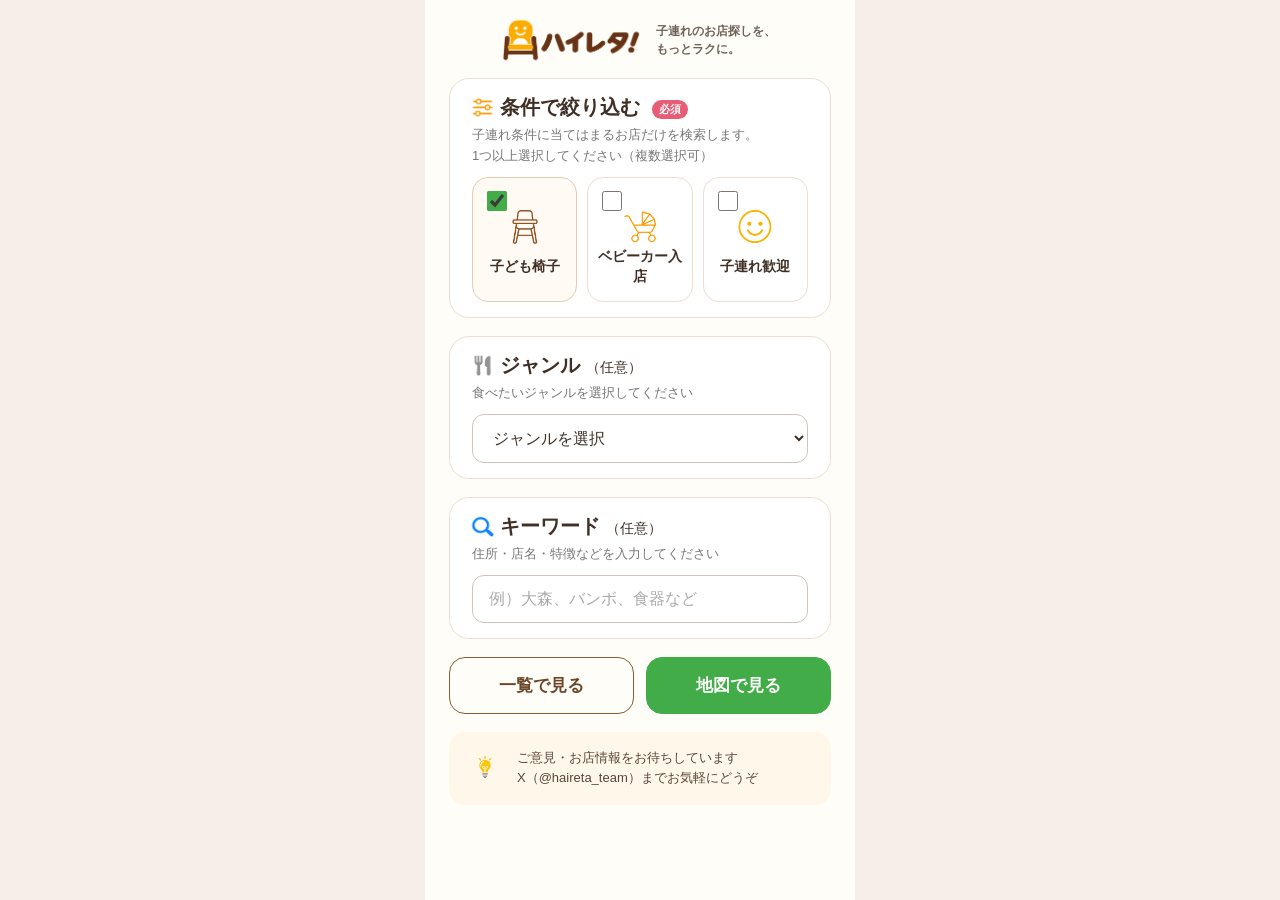
<file: index.html>
<!DOCTYPE html>
<html lang="ja">

<head>

    <!-- Google tag (gtag.js) -->
    <script async src="https://www.googletagmanager.com/gtag/js?id=G-F3040GFBQM"></script>
    <script>
        window.dataLayer = window.dataLayer || [];
        function gtag() { dataLayer.push(arguments); }
        gtag('js', new Date());

        gtag('config', 'G-F3040GFBQM');
    </script>

    <meta charset="UTF-8">
    <meta name="viewport" content="width=device-width, initial-scale=1.0">

    <title>ハイレタ！</title>

    <link rel="apple-touch-icon" sizes="180x180" href="/haireta/icons/haireta-icon.png">

    <link rel="stylesheet" href="style.css">
</head>

<body>

    <div class="phone">

        <!-- ロゴ -->
        <div class="logo">

            <img src="icons/logo.png" alt="ハイレタ！" class="logo-img">

            <p class="logo-copy">
                子連れのお店探しを、<br>
                もっとラクに。
            </p>

        </div>


        <!-- 条件で絞り込む -->
        <section class="search-card" id="filterSection">
            <div class="section-heading">

                <div class="section-title-row">

                    <img src="icons/filter.png" alt="" class="section-icon-img">

                    <div class="section-title">
                        条件で絞り込む
                        <span class="required-badge">
                            必須
                        </span>
                    </div>

                </div>

                <div class="section-description">
                    子連れ条件に当てはまるお店だけを検索します。<br>
                    1つ以上選択してください（複数選択可）
                </div>

            </div>


            <div class="filters">

                <!-- 子ども椅子 -->
                <label class="filter-card">

                    <input type="checkbox" id="chair" checked>

                    <img src="icons/child-chair.png" class="filter-icon" alt="">

                    <span>
                        子ども椅子
                    </span>

                </label>


                <!-- ベビーカー -->
                <label class="filter-card">

                    <input type="checkbox" id="stroller">

                    <img src="icons/stroller.png" class="filter-icon" alt="">

                    <span>
                        ベビーカー入店
                    </span>

                </label>


                <!-- 子連れ歓迎 -->
                <label class="filter-card">

                    <input type="checkbox" id="friendly">

                    <img src="icons/family-friendly.png" class="filter-icon" alt="">

                    <span>
                        子連れ歓迎
                    </span>

                </label>

            </div>

            <!-- 条件未選択時のエラー -->
            <div id="filterError" class="filter-error" role="alert" aria-live="polite">
                子連れ条件を1つ以上選択してください。
            </div>

        </section>


        <!-- ジャンル -->
        <section class="search-card">

            <div class="section-heading">

                <div class="section-title-row">

                    <img src="icons/genre.png" alt="" class="section-icon-img">

                    <div class="section-title">
                        ジャンル
                        <span class="optional">
                            （任意）
                        </span>
                    </div>

                </div>

                <div class="section-description">
                    食べたいジャンルを選択してください
                </div>

            </div>


            <select id="genre" class="genre-select">

                <option value="">
                    ジャンルを選択
                </option>

                <option value="アジア料理">アジア料理</option>
                <option value="居酒屋">居酒屋</option>
                <option value="イタリアン">イタリアン</option>
                <option value="うどん・そば">うどん・そば</option>
                <option value="お好み焼き・粉もの">お好み焼き・粉もの</option>
                <option value="各国料理">各国料理</option>
                <option value="カフェ・スイーツ">カフェ・スイーツ</option>
                <option value="カレー">カレー</option>
                <option value="寿司">寿司</option>
                <option value="ステーキ・鉄板料理">ステーキ・鉄板料理</option>
                <option value="ダイニング・バー">ダイニング・バー</option>
                <option value="中華">中華</option>
                <option value="丼・定食">丼・定食</option>
                <option value="鍋">鍋</option>
                <option value="ビストロ・フレンチ">ビストロ・フレンチ</option>
                <option value="ファストフード">ファストフード</option>
                <option value="ファミレス">ファミレス</option>
                <option value="焼肉">焼肉</option>
                <option value="洋食">洋食</option>
                <option value="ラーメン">ラーメン</option>
                <option value="和食">和食</option>
                <option value="その他">その他</option>

            </select>

        </section>


        <!-- キーワード -->
        <section class="search-card">

            <div class="section-heading">

                <div class="section-title-row">

                    <img src="icons/keyword.png" alt="" class="section-icon-img">

                    <div class="section-title">
                        キーワード
                        <span class="optional">
                            （任意）
                        </span>
                    </div>

                </div>
                <div class="section-description">
                    住所・店名・特徴などを入力してください
                </div>

            </div>


            <input type="text" id="keyword" class="keyword-input" placeholder="例）大森、バンボ、食器など">

        </section>

        <!-- 検索 -->
        <div class="search-buttons">

            <button class="view-btn list-view-btn" id="listBtn">
                一覧で見る
            </button>

            <button class="view-btn map-view-btn" id="mapBtn">
                地図で見る
            </button>

        </div>

        <!-- 補足 -->
        <div class="search-guide">

            <img src="icons/lightbulb.png" alt="" class="guide-icon">

            <div>
                ご意見・お店情報をお待ちしています<br>
                X（@haireta_team）までお気軽にどうぞ
            </div>

        </div>

    </div>

    <script src="index.js"></script>

</body>

</html>
</file>
<file: style.css>
/* === 共通レイアウト ===*/
body {
    margin: 0;
    font-family: -apple-system, BlinkMacSystemFont, "Hiragino Sans", "Yu Gothic", sans-serif;
    color: #3f2f25;
    background: #f6efe7;
}

.phone {
    margin: 0 auto;
    padding: 16px 24px 40px;
    max-width: 430px;
    min-height: 100vh;
    box-sizing: border-box;
    background: #fffdf8;
}

/* === トップ画面（index.html） ===*/
.search-box span {
    font-size: 24px;
}

.search-box input {
    flex: 1;
    font-size: 16px;
    border: none;
    outline: none;
}

/* === 一覧画面（list.html） ===*/
/* ヘッダー */
.result-header {
    display: flex;
    position: sticky;
    top: 0;
    z-index: 100;
    justify-content: space-between;
    align-items: center;
    padding: 12px 0;
    background: #fdf8f2;
    box-shadow: 0 2px 8px rgba(0, 0, 0, 0.05);
}

/* 検索結果 ◯件*/
.result-title {
    margin-bottom: 12px;
    font-size: 20px;
    font-weight: bold;
    color: #666;
}

/* ← 戻る */
.back-btn {
    white-space: nowrap;
    font-size: 15px;
    font-weight: 600;
    color: #E85D75;
    background: none;
    border: none;
    cursor: pointer;
}

/* ヘッダー右側の場所 */
.header-space {
    width: 70px;
}

.header-map-btn {
    display: none;
    padding: 8px 12px;
    font-size: 14px;
    background: white;
    border: 1px solid #ddd;
    border-radius: 8px;
    cursor: pointer;
}

.top-btn {
    display: none;
    position: fixed;
    right: 20px;
    bottom: 20px;
    z-index: 1000;
    width: 48px;
    height: 48px;
    font-size: 22px;
    font-weight: bold;
    color: white;
    background: #f2a23b;
    border: none;
    border-radius: 50%;
    box-shadow: 0 4px 12px rgba(0, 0, 0, 0.2);
    cursor: pointer;
}

/* 検索条件 */
.search-condition {
    margin-bottom: 16px;
    padding: 12px;
    font-size: 14px;
    background: #fff7ef;
    border-radius: 10px;
}

/* 検索結果0の時の画面 */
.no-result-title {
    white-space: nowrap;
    font-size: 16px;
    font-weight: 600;
}

/* ショップカード */
.shop-card {
    margin-bottom: 16px;
    padding: 18px 16px;
    background: white;
    border-radius: 16px;
    box-shadow: 0 3px 12px rgba(0, 0, 0, 0.08);
}

.shop-header {
    display: flex;
    justify-content: space-between;
    align-items: center;
    margin-bottom: 8px;
}

.shop-name {
    display: -webkit-box;
    overflow: hidden;
    min-width: 0;
    font-size: 18px;
    font-weight: bold;
    /* 店名を2行までに制限 */
    -webkit-box-orient: vertical;
    -webkit-line-clamp: 2;
}

.shop-genre {
    padding: 4px 10px;
    white-space: nowrap;
    background: #fff1df;
    border-radius: 999px;
    font-size: 12px;
}

.shop-icons {
    margin-bottom: 8px;
    display: flex;
    gap: 6px;
    align-items: center;
    font-size: 14px;
    font-weight: 500;
}

.icon-item {
    display: flex;
    gap: 1px;
    white-space: nowrap;
    align-items: center;
}

.shop-icon-img {
    width: 26px;
    height: 26px;
    object-fit: contain;
    flex-shrink: 0;
}

.shop-comment {
    display: flex;
    margin-bottom: 6px;
    font-size: 13px;
    font-weight: 500;
}

.comment-label {
    flex-shrink: 0;
}

.comment-text {
    display: -webkit-box;
    overflow: hidden;
    /* 店名を2行までに制限 */
    -webkit-box-orient: vertical;
    -webkit-line-clamp: 2;
}

.shop-address {
    margin: 12px 0;
    display: flex;
    gap: 8px;
    align-items: center;
    font-size: 14px;
}

.address-icon {
    width: 18px;
    height: 18px;
    object-fit: contain;
    flex-shrink: 0;
}

.address-text {
    display: -webkit-box;
    overflow: hidden;
    min-width: 0;
    /* 店名を2行までに制限 */
    -webkit-box-orient: vertical;
    -webkit-line-clamp: 2;
}

.shop-actions {
    display: flex;
    gap: 10px;
}

.action-btn {
    display: flex;
    flex: 1;
    min-width: 0;
    height: 44px;
    gap: 6px;
    justify-content: center;
    align-items: center;

    white-space: nowrap;
    font-size: 14px;
    font-weight: bold;

    background: white;
    text-decoration: none;
    border: 1px solid #eadfd2;
    border-radius: 10px;
}

.phone-btn {
    flex-shrink: 0;
}

.action-btn {
    display: flex;
    height: 44px;
    gap: 6px;
    justify-content: center;
    align-items: center;
    font-weight: bold;
    background: white;
    text-decoration: none;
    border: 1px solid #eadfd2;
    border-radius: 10px;
}

.action-btn img {
    width: 20px;
    height: 20px;
    object-fit: contain;
}

.google-btn {
    color: #e94264;
}

.map-btn {
    color: #1f8acb;
}

.phone-btn {
    display: flex;
    justify-content: center;
    align-items: center;
    height: 44px;
    width: 44px;
    border-radius: 50%;
    border: 1px solid #eadfd2;
    background: #fff8f4;
    text-decoration: none;
}

/* もっと見る */
.more-btn {
    display: block;

    margin: 20px auto;
    padding: 12px 28px;

    font-size: 15px;
    font-weight: bold;
    color: #4b392c;

    background: white;
    border: 1px solid #eadfd2;
    border-radius: 999px;

    cursor: pointer;
}

/* 地図 */
/* === 地図画面全体 === */

body.map-page {
    overflow: hidden;
    background: #fffdf8;
}

.map-phone {
    position: relative;

    width: 100%;
    height: 100vh;
    height: 100dvh;
    min-height: 0;
    padding: 0;

    overflow: hidden;
}

.map-area {
    position: relative;

    width: 100%;
    height: 100%;
}

#map {
    width: 100%;
    height: 100%;

    border-radius: 0;
}

.popup-card {

    min-width: 220px;

}

.popup-title {

    font-size: 18px;
    font-weight: bold;

    margin-bottom: 10px;

}

.popup-icons {

    line-height: 1.8;

    margin-bottom: 10px;

}

.popup-address {

    font-size: 13px;

    color: #666;

    margin-bottom: 10px;

}

.popup-phone {

    margin-bottom: 8px;

}

.popup-phone a,
.popup-search a {

    text-decoration: none;

    color: #2e7d32;

    font-weight: bold;

}

#shopDetail {
    position: absolute;
    right: 16px;
    bottom: 16px;
    left: 16px;
    z-index: 1000;

    padding: 16px;

    background: white;
    border-radius: 16px;
    box-shadow: 0 4px 16px rgba(0, 0, 0, 0.2);

    /* 最初は下に隠す */
    transform: translateY(calc(100% + 32px));

    /* ニュッと動かす */
    transition: transform 0.3s ease;
}

#shopDetail.show {
    transform: translateY(0);
}

.map-area {
    position: relative;
}

.shop-detail-name {
    margin-bottom: 10px;

    font-size: 18px;
    font-weight: bold;
}

.shop-detail-icons {
    margin-bottom: 10px;

    font-size: 14px;
}

.shop-detail-address {
    margin-bottom: 10px;

    font-size: 13px;
    color: #666;
}

.shop-detail-phone {
    font-weight: bold;
    text-decoration: none;
    color: #e85d75;
}

.shop-detail-handle {
    width: 40px;
    height: 4px;

    margin: 0 auto 12px;

    background: #ccc;
    border-radius: 2px;
}

/* === 地図画面 店舗詳細カード === */

.shop-detail-name {
    margin-bottom: 10px;
    font-size: 18px;
    font-weight: bold;
}

.shop-detail-address {
    display: flex;
    gap: 8px;
    align-items: center;

    margin: 12px 0;

    font-size: 13px;
    color: #666;
}

.shop-detail-actions {
    display: flex;
    gap: 10px;
}

.shop-detail-google,
.shop-detail-phone {
    display: flex;
    justify-content: center;
    align-items: center;

    height: 42px;

    font-size: 14px;
    font-weight: bold;

    background: white;
    border: 1px solid #eadfd2;
    border-radius: 10px;

    text-decoration: none;
}

.shop-detail-google {
    flex: 1;
    gap: 6px;
    color: #e94264;
}

.shop-detail-google img {
    width: 20px;
    height: 20px;
}

.shop-detail-phone {
    width: 42px;
    color: #e85d75;
}

.header-list-btn {
    padding: 8px 12px;

    font-size: 14px;
    color: #3f2f25;

    background: white;
    border: 1px solid #ddd;
    border-radius: 8px;

    cursor: pointer;
}

.header-btn {
    padding: 8px 12px;

    white-space: nowrap;
    font-size: 14px;
    font-weight: 600;
    color: #5a4638;

    background: white;
    border: 1px solid #eadfd2;
    border-radius: 10px;

    cursor: pointer;
}


/* ========================================
   検索画面
======================================== */


/* ==============================
   ロゴ
============================== */
.logo {
    display: flex;
    flex-direction: row;
    justify-content: center;
    align-items: center;
    gap: 12px;

    margin-top: 0;
    margin-bottom: 14px;
}

.logo-img {
    display: block;
    width: 145px;
    height: auto;
}

.logo-copy {
    width: 125px;
    margin: 0;

    font-size: 12px;
    font-weight: bold;
    line-height: 1.5;
    color: #6f625a;

    text-align: left;
}


/* ==============================
   検索セクション共通
============================== */

.search-card {
    margin-bottom: 18px;
    padding: 5px 22px 15px;

    background: #fff;
    border: 1px solid #eadfd2;
    border-radius: 20px;
}


/* セクション見出し全体 */
.section-heading {
    margin-bottom: 10px;
}


/* アイコン＋タイトル */
.section-title-row {
    display: flex;
    align-items: center;
}


/* 見出しアイコン */
.section-icon-img {
    width: 35px;
    height: 35px;

    margin-left: -7px;

    object-fit: contain;

    transform: translateY(3px);
}


/* セクションタイトル */
.section-title {
    margin: 10px 0 4px;

    font-size: 20px;
    font-weight: bold;
    color: #3f2f25;
}


/* セクション説明 */
.section-description {
    font-size: 13px;
    line-height: 1.6;
    color: #777;
}


/* 「任意」 */
.optional {
    font-size: 14px;
    font-weight: normal;
}


/* ==============================
   条件カード
============================== */

.filters {
    display: grid;
    grid-template-columns: repeat(3, 1fr);
    gap: 10px;
}

.filter-card {
    position: relative;

    display: flex;
    flex-direction: column;
    align-items: center;

    padding: 14px 8px;

    font-size: 14px;
    font-weight: bold;
    color: #3f2f25;

    background: #fff;
    border: 1px solid #eadfd2;
    border-radius: 16px;

    cursor: pointer;
}


/* チェックボックス */
.filter-card input {
    position: absolute;
    top: 10px;
    left: 10px;

    width: 20px;
    height: 20px;

    accent-color: #42ad48;
}


/* 条件アイコン */
.filter-icon {
    width: 40px;
    height: 40px;

    margin-top: 15px;

    object-fit: contain;
}


/* 条件名 */
.filter-card span {
    display: flex;
    align-items: center;
    justify-content: center;

    min-height: 40px;
    margin-bottom: 0;

    text-align: center;
    line-height: 1.4;
}


/* 選択中 */
.filter-card:has(input:checked) {
    background: #fffaf4;
    border-color: #e5cdb4;
}



/* ==============================
   キーワード
============================== */

.keyword-input {
    box-sizing: border-box;

    width: 100%;
    padding: 14px 16px;

    font-size: 16px;

    background: #fff;
    border: 1px solid #cfc5bd;
    border-radius: 12px;
    outline: none;
}

.keyword-input:focus {
    border-color: #42ad48;
}

.keyword-input::placeholder {
    color: #aaa;
}


/* ==============================
   検索ボタン
============================== */

.search-btn {
    display: block;

    width: 100%;
    margin-top: 8px;
    padding: 16px;

    font-size: 20px;
    font-weight: bold;
    color: #fff;

    background: #42ad48;
    border: none;
    border-radius: 16px;

    cursor: pointer;
}

.search-btn:active {
    transform: translateY(1px);
}


/* ==============================
   下部説明
============================== */

.search-guide {
    display: flex;
    align-items: flex-start;
    gap: 12px;

    margin-top: 18px;
    padding: 16px;

    font-size: 13px;
    line-height: 1.6;
    color: #5a4638;

    background: #fff8ea;
    border-radius: 16px;
}

.guide-icon {
    flex-shrink: 0;
    width: 40px;
    height: 40px;
    object-fit: contain;
}

.section-icon-img {
    width: 35px;
    height: 35px;
    object-fit: contain;
    margin-left: -7px;
}

.section-heading {
    display: block;
    margin-bottom: 10px;
}

.section-title-row {
    display: flex;
    align-items: center;
}

.section-icon-img {
    width: 35px;
    height: 35px;
    object-fit: contain;
    transform: translateY(3px);
}

.filter-card span {
    display: flex;
    align-items: center;
    justify-content: center;

    min-height: 40px;
    margin-bottom: 0;

    text-align: center;
    line-height: 1.4;
}

.shop-detail-comment {
    display: flex;
    gap: 4px;

    margin: 10px 0;

    font-size: 13px;
    line-height: 1.5;
    color: #5a4638;
}

.shop-detail-comment-label {
    flex-shrink: 0;
    font-weight: bold;
}

/* === 地図上部の操作エリア === */

.map-header {
    position: absolute;
    top: calc(12px + env(safe-area-inset-top));
    right: 12px;
    left: 12px;
    z-index: 1100;

    display: grid;
    grid-template-columns: auto minmax(0, 1fr) auto;
    gap: 8px;
    align-items: center;
}

.map-header .header-btn {
    height: 42px;
    padding: 0 12px;

    white-space: nowrap;
    font-size: 14px;
    font-weight: 600;
    color: #5a4638;

    background: white;
    border: 1px solid #eadfd2;
    border-radius: 999px;
    box-shadow: 0 3px 12px rgba(0, 0, 0, 0.12);

    cursor: pointer;
}


/* === 検索条件の要約 === */

.condition-summary {
    display: flex;
    align-items: center;
    justify-content: center;
    gap: 4px;

    min-width: 0;
    height: 42px;
    padding: 0 12px;

    font-size: 13px;
    font-weight: bold;
    color: #5a4638;

    background: white;
    border: 1px solid #e5a142;
    border-radius: 999px;
    box-shadow: 0 3px 12px rgba(0, 0, 0, 0.12);

    cursor: pointer;
}

.condition-keyword {
    overflow: hidden;
    min-width: 0;

    white-space: nowrap;
    text-overflow: ellipsis;
}

.condition-divider,
.condition-count {
    flex-shrink: 0;
    white-space: nowrap;
}

/* === 検索条件の詳細 === */

.condition-panel {
    display: none;

    position: absolute;
    top: calc(64px + env(safe-area-inset-top));
    right: 12px;
    left: 12px;
    z-index: 1100;

    padding: 14px 16px;

    background: white;
    border: 1px solid #eadfd2;
    border-radius: 16px;
    box-shadow: 0 5px 18px rgba(0, 0, 0, 0.16);
}

.condition-panel.show {
    display: block;
}

.map-condition-detail {
    font-size: 13px;
    line-height: 1.7;
    color: #5a4638;
}

/* === 地図画面の店舗詳細 === */

#shopDetail {
    position: absolute;
    right: 12px;
    bottom: calc(12px + env(safe-area-inset-bottom));
    left: 12px;
    z-index: 1200;

    max-height: 46dvh;
    padding: 16px;
    box-sizing: border-box;
    overflow-y: auto;

    background: white;
    border-radius: 22px;
    box-shadow: 0 5px 20px rgba(0, 0, 0, 0.2);

    transform: translateY(calc(100% + 32px));
    transition: transform 0.3s ease;
}

#shopDetail.show {
    transform: translateY(0);
}

.map-page .leaflet-top.leaflet-left {
    top: 56px;
}

.shop-detail-header {
    display: flex;
    justify-content: space-between;
    align-items: flex-start;
    gap: 10px;

    margin-bottom: 10px;
}

.shop-detail-header .shop-detail-name {
    min-width: 0;
    margin-bottom: 0;
}

/* 必須表示 */

.required-badge {
    display: inline-block;

    margin-left: 6px;
    padding: 2px 7px;

    vertical-align: middle;
    font-size: 11px;
    color: white;

    background: #e85d75;
    border-radius: 999px;
}


/* 条件未選択エラー */

.filter-error {
    display: none;

    margin-top: 10px;
    padding: 9px 12px;

    font-size: 13px;
    font-weight: bold;
    color: #c83d54;

    background: #fff1f3;
    border-radius: 10px;
}

.filter-error.show {
    display: block;
}

.search-card.has-error {
    border-color: #e85d75;
}

.shop-detail-header {
    display: flex;
    justify-content: space-between;
    align-items: flex-start;
    gap: 10px;

    margin-bottom: 10px;
}

.shop-detail-header .shop-detail-name {
    min-width: 0;
    margin-bottom: 0;
}

/* ==============================
   ジャンル
============================== */

.genre-icon {
    display: flex;
    justify-content: center;
    align-items: center;

    width: 35px;
    height: 35px;

    margin-left: -7px;

    font-size: 24px;
}

.genre-select {
    box-sizing: border-box;

    width: 100%;
    padding: 14px 16px;

    font-size: 16px;
    color: #3f2f25;

    background: #fff;
    border: 1px solid #cfc5bd;
    border-radius: 12px;

    outline: none;
}

.genre-select:focus {
    border-color: #42ad48;
}


/* ==============================
   一覧・地図ボタン
============================== */

.search-buttons {
    display: grid;

    grid-template-columns:
        1fr 1fr;

    gap: 12px;

    margin-top: 8px;
}


.view-btn {
    padding: 16px 8px;

    font-size: 17px;
    font-weight: bold;

    border-radius: 16px;

    cursor: pointer;
}


/* 一覧 */
.list-view-btn {
    color: #6b4527;

    background: #fffdf8;

    border: 1.5px solid #8a5b34;
}


/* 地図 */
.map-view-btn {
    color: white;

    background: #42ad48;

    border: 1.5px solid #42ad48;
}


.view-btn:active {
    transform: translateY(1px);
}

.map-message {
    display: none;

    position: absolute;
    top: calc(76px + env(safe-area-inset-top));
    right: 16px;
    left: 16px;
    z-index: 1050;

    max-width: 380px;
    margin: 0 auto;
    padding: 14px 16px;
    box-sizing: border-box;

    text-align: left;
    font-size: 13px;
    line-height: 1.6;
    color: #5a4638;

    background: rgba(255, 255, 255, 0.96);
    border: 1px solid #eadfd2;
    border-radius: 14px;

    box-shadow: 0 3px 10px rgba(0, 0, 0, 0.12);
}

.map-message.show {
    display: block;
}

.map-message-title {
    margin-bottom: 4px;

    font-size: 15px;
    font-weight: bold;
    color: #3f2f25;
}
</file>
